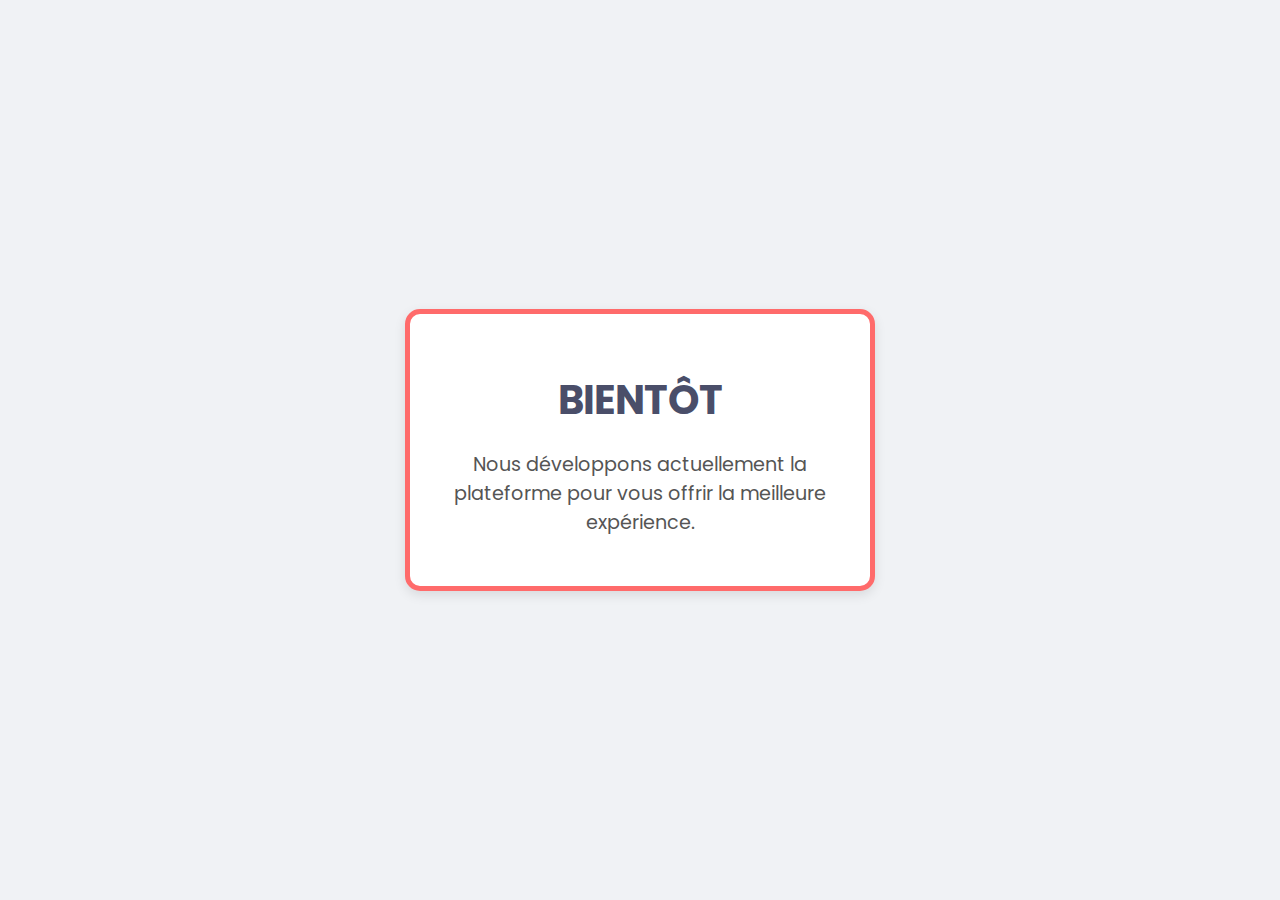
<file: index.html>
<!DOCTYPE html>
<html lang="fr">
<head>
    <meta charset="UTF-8">
    <meta name="viewport" content="width=device-width, initial-scale=1.0">
    <title>Kwami</title>
    <link rel="stylesheet" href="https://cdnjs.cloudflare.com/ajax/libs/font-awesome/6.0.0-beta3/css/all.min.css">
    <link href="https://fonts.googleapis.com/css2?family=Poppins:wght@400;600&display=swap" rel="stylesheet">
    <link rel="stylesheet" href="style.css">
</head>
<body>
    <div class="container">
        <div class="coming-soon-box">
            <h1>BIENTÔT</h1>
            <p>Nous développons actuellement la plateforme pour vous offrir la meilleure expérience.</p>
        </div>
    </div>
</body>
</html>
</file>
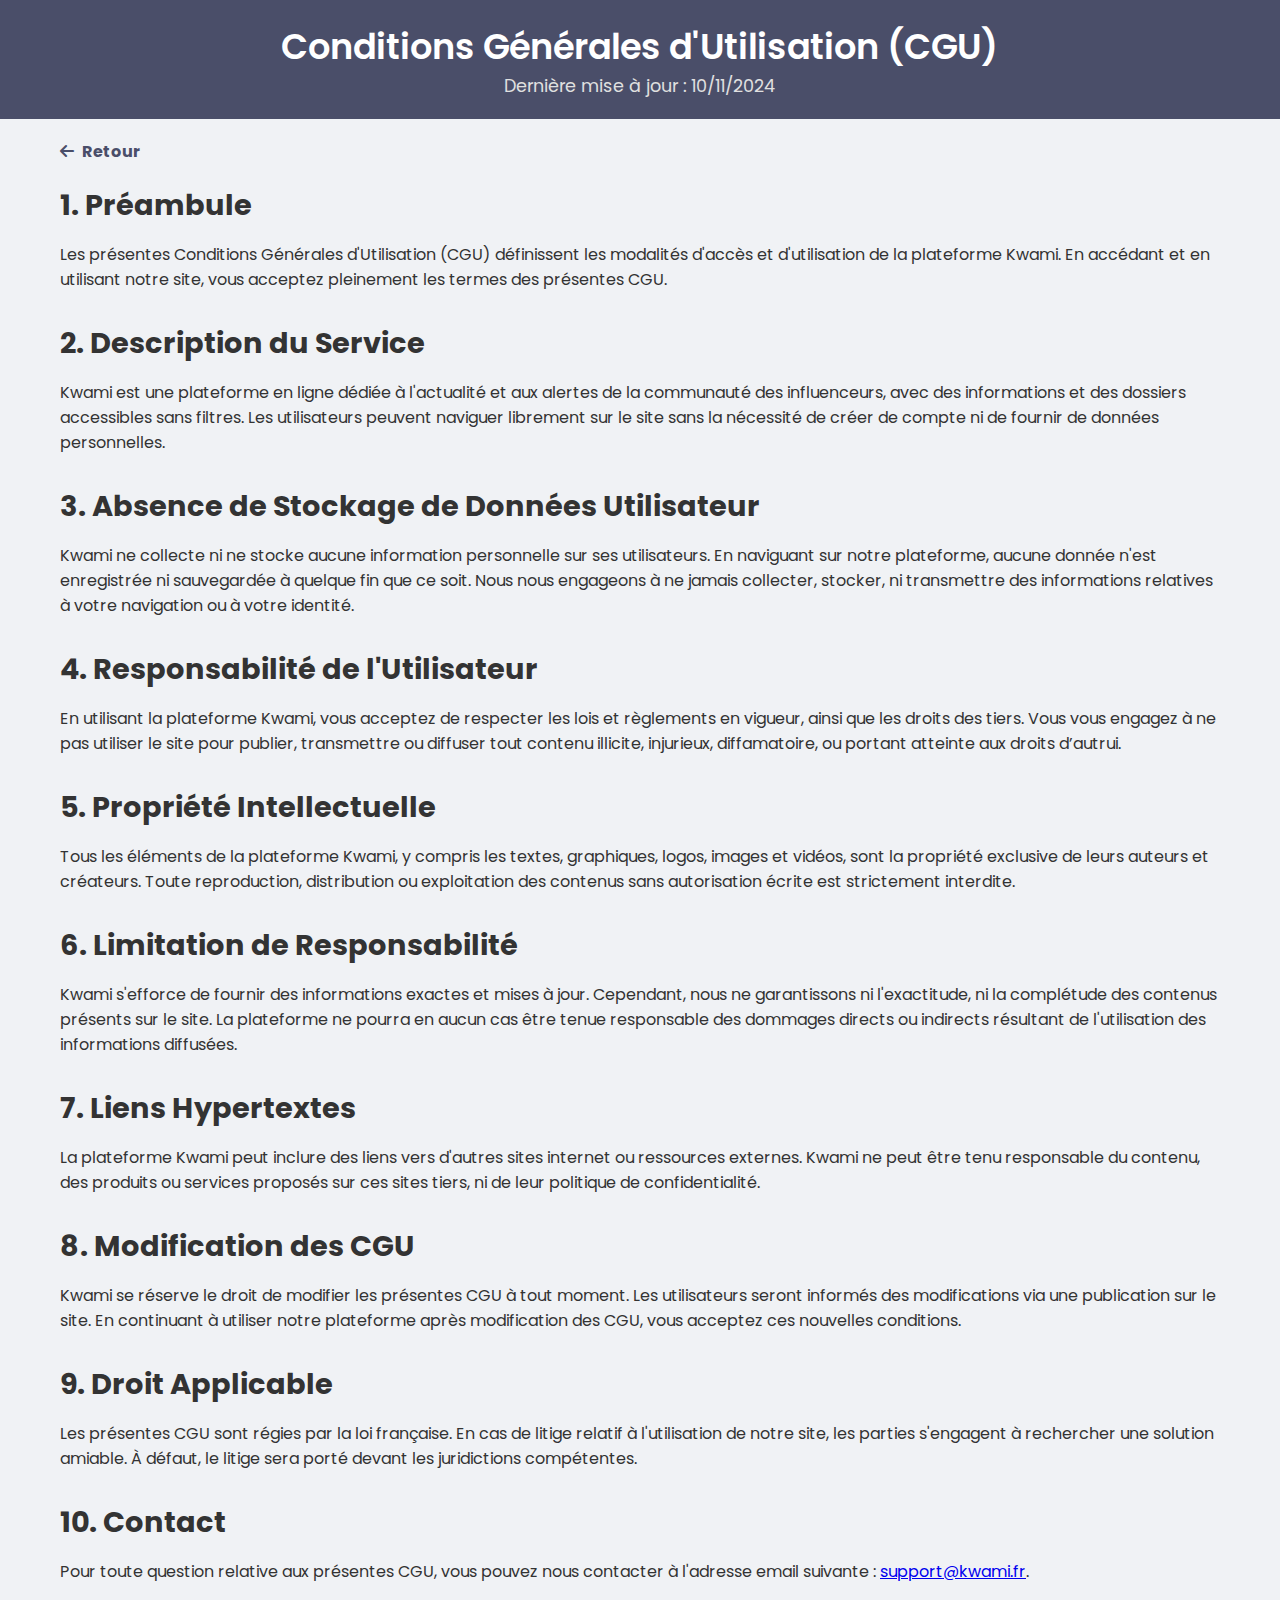
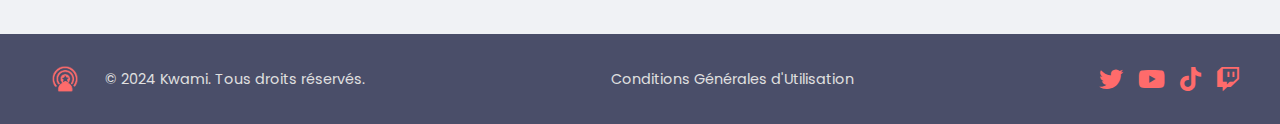
<file: cgu.html>
<!DOCTYPE html>
<html lang="fr">
<head>
    <meta charset="UTF-8">
    <meta name="viewport" content="width=device-width, initial-scale=1.0">
    <title>CGU - Kwami</title>
    <link rel="stylesheet" href="https://cdnjs.cloudflare.com/ajax/libs/font-awesome/6.0.0-beta3/css/all.min.css">
    <link href="https://fonts.googleapis.com/css2?family=Poppins:wght@400;600&display=swap" rel="stylesheet">
    <!--MANIFEST-->
    <link rel="manifest" href="manifest.json">
    <!--CSS-->
    <link rel="stylesheet" href="styles.css">
<!--META BDD-->
    <!-- Meta Tags pour Open Graph -->
    <meta property="og:title" content="Conditions Générales d'Utilisation - Kwami" />
    <meta property="og:image" content="https://kwami.fr/images/imp/meta-img.png" />
    <meta property="og:url" content="https://kwami.fr/cgu" />
    <meta property="og:type" content="website" />
    <!-- Twitter Card Tags -->
    <meta name="twitter:card" content="summary_large_image" />
    <meta name="twitter:title" content="Conditions Générales d'Utilisation" />
    <meta name="twitter:image" content="https://kwami.fr/images/imp/meta-img.png" />
    <!-- META BDD END -->
    <link rel="icon" href="images/imp/favicon.png" type="image/x-icon">
</head>
<body>
    <header>
        <h1>Conditions Générales d'Utilisation (CGU)</h1>
        <p>Dernière mise à jour : 10/11/2024</p>
    </header>

    <main>
        <a href="index.html" class="back-button"><i class="fas fa-arrow-left"></i> Retour</a>
        <section>
            <h2>1. Préambule</h2>
            <p>Les présentes Conditions Générales d'Utilisation (CGU) définissent les modalités d'accès et d'utilisation de la plateforme Kwami. En accédant et en utilisant notre site, vous acceptez pleinement les termes des présentes CGU.</p>
        </section>

        <section>
            <h2>2. Description du Service</h2>
            <p>Kwami est une plateforme en ligne dédiée à l'actualité et aux alertes de la communauté des influenceurs, avec des informations et des dossiers accessibles sans filtres. Les utilisateurs peuvent naviguer librement sur le site sans la nécessité de créer de compte ni de fournir de données personnelles.</p>
        </section>

        <section>
            <h2>3. Absence de Stockage de Données Utilisateur</h2>
            <p>Kwami ne collecte ni ne stocke aucune information personnelle sur ses utilisateurs. En naviguant sur notre plateforme, aucune donnée n'est enregistrée ni sauvegardée à quelque fin que ce soit. Nous nous engageons à ne jamais collecter, stocker, ni transmettre des informations relatives à votre navigation ou à votre identité.</p>
        </section>

        <section>
            <h2>4. Responsabilité de l'Utilisateur</h2>
            <p>En utilisant la plateforme Kwami, vous acceptez de respecter les lois et règlements en vigueur, ainsi que les droits des tiers. Vous vous engagez à ne pas utiliser le site pour publier, transmettre ou diffuser tout contenu illicite, injurieux, diffamatoire, ou portant atteinte aux droits d’autrui.</p>
        </section>

        <section>
            <h2>5. Propriété Intellectuelle</h2>
            <p>Tous les éléments de la plateforme Kwami, y compris les textes, graphiques, logos, images et vidéos, sont la propriété exclusive de leurs auteurs et créateurs. Toute reproduction, distribution ou exploitation des contenus sans autorisation écrite est strictement interdite.</p>
        </section>

        <section>
            <h2>6. Limitation de Responsabilité</h2>
            <p>Kwami s'efforce de fournir des informations exactes et mises à jour. Cependant, nous ne garantissons ni l'exactitude, ni la complétude des contenus présents sur le site. La plateforme ne pourra en aucun cas être tenue responsable des dommages directs ou indirects résultant de l'utilisation des informations diffusées.</p>
        </section>

        <section>
            <h2>7. Liens Hypertextes</h2>
            <p>La plateforme Kwami peut inclure des liens vers d'autres sites internet ou ressources externes. Kwami ne peut être tenu responsable du contenu, des produits ou services proposés sur ces sites tiers, ni de leur politique de confidentialité.</p>
        </section>

        <section>
            <h2>8. Modification des CGU</h2>
            <p>Kwami se réserve le droit de modifier les présentes CGU à tout moment. Les utilisateurs seront informés des modifications via une publication sur le site. En continuant à utiliser notre plateforme après modification des CGU, vous acceptez ces nouvelles conditions.</p>
        </section>

        <section>
            <h2>9. Droit Applicable</h2>
            <p>Les présentes CGU sont régies par la loi française. En cas de litige relatif à l'utilisation de notre site, les parties s'engagent à rechercher une solution amiable. À défaut, le litige sera porté devant les juridictions compétentes.</p>
        </section>

        <section>
            <h2>10. Contact</h2>
            <p>Pour toute question relative aux présentes CGU, vous pouvez nous contacter à l'adresse email suivante : <a href="mailto:support@kwami.fr">support@kwami.fr</a>.</p>
        </section>
    </main>

    <footer>
        <div class="footer-container">
            <!-- Logo et droits réservés -->
            <div class="footer-logo">
                <img src="images/imp/logo-no-bg.png" alt="Kwami Logo" />
                <p>&copy; 2024 Kwami. Tous droits réservés.</p>
            </div>
            
            <!-- Liens légaux -->
            <div class="footer-links">
                <a href="cgu.html">Conditions Générales d'Utilisation</a>
            </div>
            
            <!-- Icônes des réseaux sociaux -->
            <div class="footer-socials">
                <a href="https://x.com/kwamifr" target="_blank"><i class="fab fa-twitter"></i></a>
                <a href="https://youtube.com/@kwamiytb" target="_blank"><i class="fab fa-youtube"></i></a>
                <a href="https://tiktok.com/@kwamifr" target="_blank"><i class="fab fa-tiktok"></i></a>
                <a href="https://twitch.tv/kwamifr" target="_blank"><i class="fab fa-twitch"></i></a>
            </div>
        </div>
    </footer>
</body>
</html>
</file>
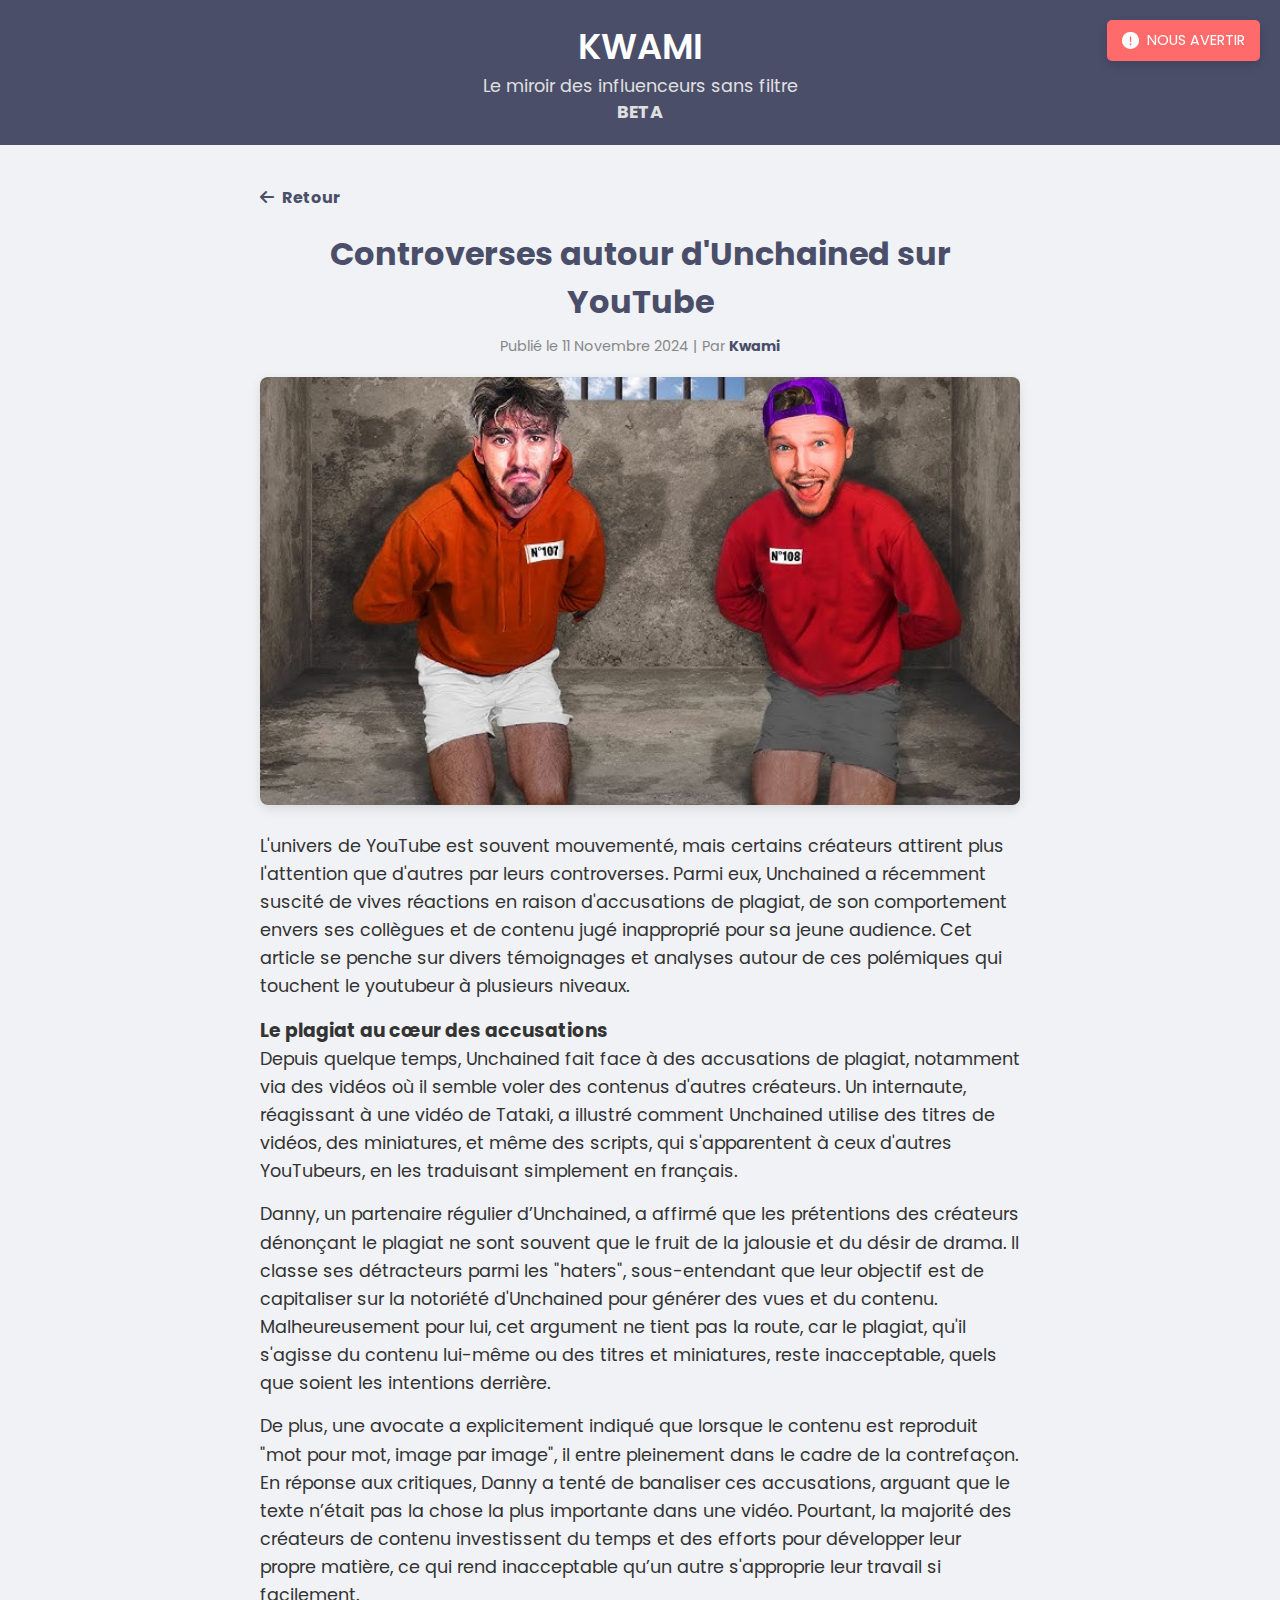
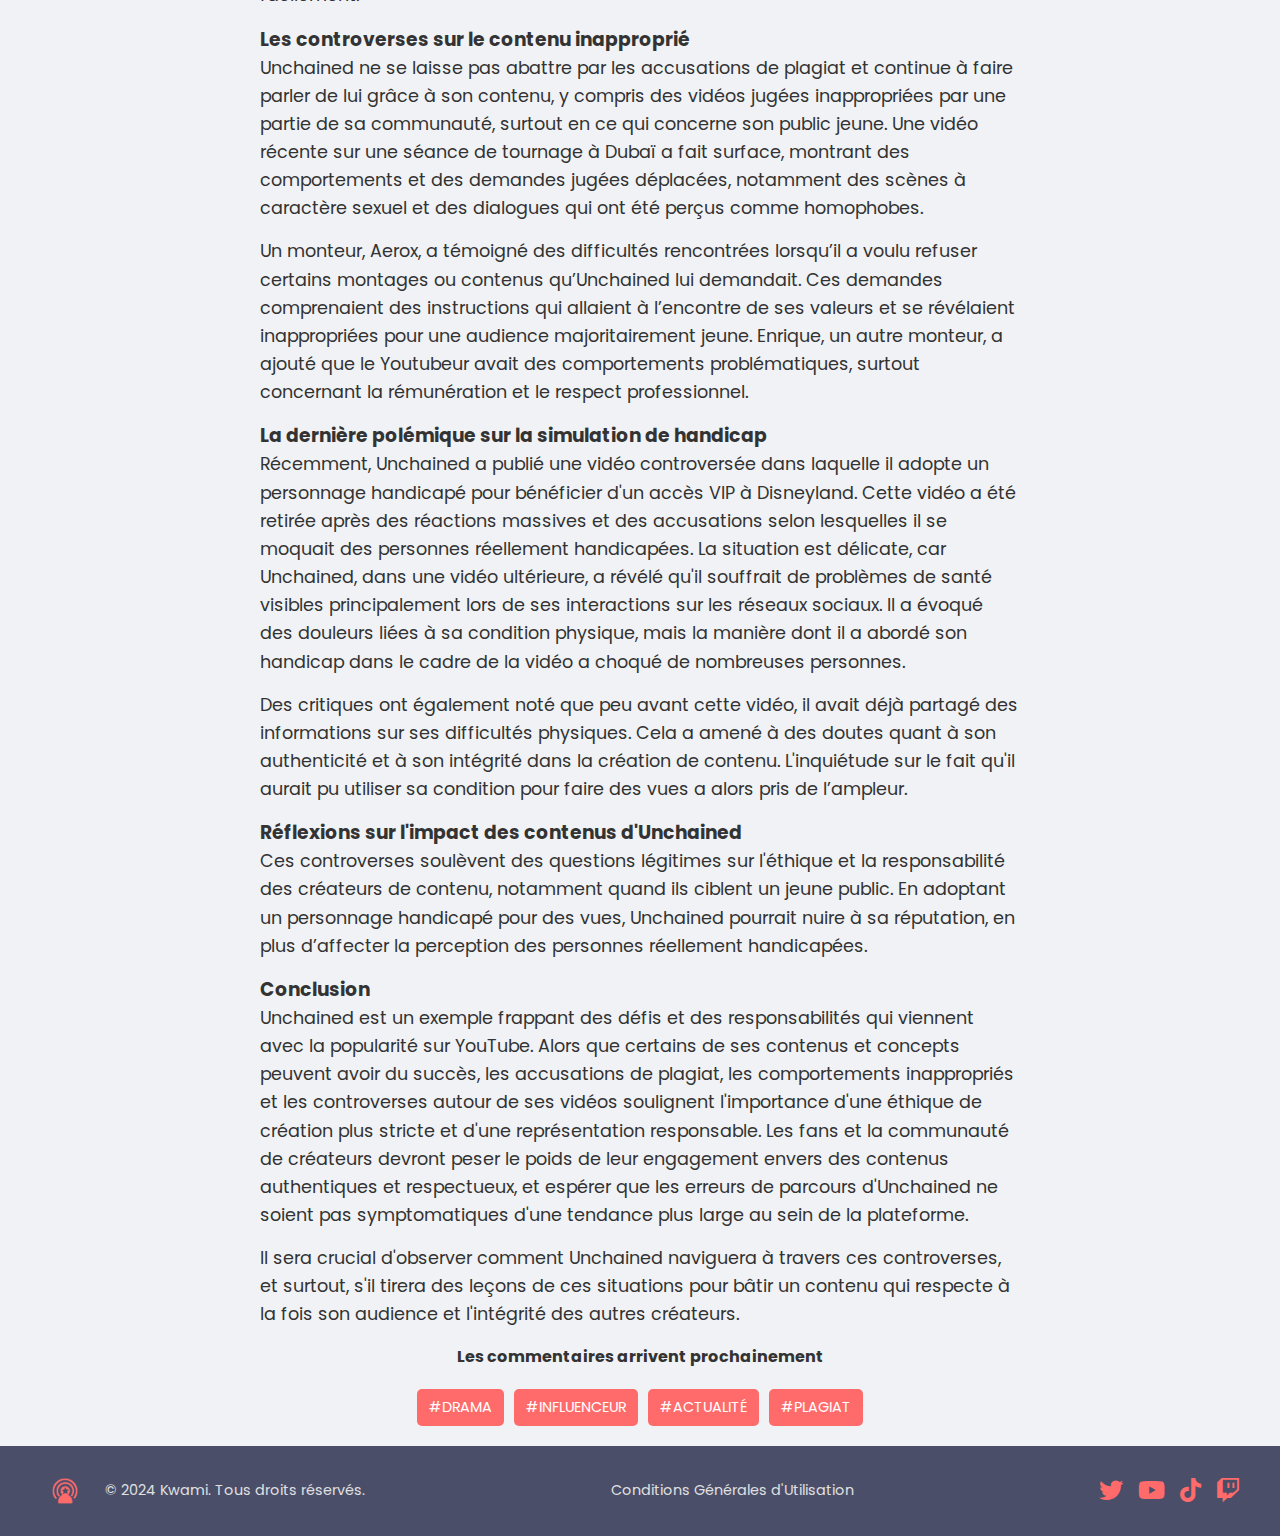
<file: drama/controverses-autour-d-unchained-sur-youtube.html>
<!DOCTYPE html>
<html lang="fr">
<head>
    <meta charset="UTF-8">
    <meta name="viewport" content="width=device-width, initial-scale=1.0">
    <title>Drama - Kwami</title>
    <link rel="stylesheet" href="https://cdnjs.cloudflare.com/ajax/libs/font-awesome/6.0.0-beta3/css/all.min.css">
    <link href="https://fonts.googleapis.com/css2?family=Poppins:wght@400;600&display=swap" rel="stylesheet">
    <!--MANIFEST-->
    <link rel="manifest" href="../manifest.json">
    <!--CSS-->
    <link rel="stylesheet" href="../styles.css">
<!--META BDD-->
    <!-- Meta Tags pour Open Graph -->
    <meta property="og:title" content="Controverses autour d'Unchained sur YouTube" />
    <meta property="og:description" content="Unchained, un créateur de contenu populaire, est au cœur de plusieurs polémiques liées au plagiat et à un contenu jugé inapproprié pour son jeune public. Cet article explore les témoignages et les enjeux éthiques de ces accusations" />
    <meta property="og:image" content="https://kwami.fr/drama/images/controverses-unchained.png" />
    <meta property="og:url" content="https://kwami.fr/drama/controverses-autour-d-unchained-sur-youtube" />
    <meta property="og:type" content="website" />
    <!-- Twitter Card Tags -->
    <meta name="twitter:card" content="summary_large_image" />
    <meta name="twitter:title" content="Controverses autour d'Unchained sur YouTube" />
    <meta name="twitter:description" content="Unchained, un créateur de contenu populaire, est au cœur de plusieurs polémiques liées au plagiat et à un contenu jugé inapproprié pour son jeune public. Cet article explore les témoignages et les enjeux éthiques de ces accusations" />
    <meta name="twitter:image" content="https://kwami.fr/drama/images/controverses-unchained.png" />
    <!-- META BDD END -->
    <link rel="icon" href="../images/imp/favicon.png" type="image/x-icon">
</head>


<body>
    <header>
        <h1>KWAMI</h1>
        <p>Le miroir des influenceurs sans filtre<br><b>BETA</b></p>

        <a href="https://forms.gle/qroUBEC3jaEHWSaY9" target="_blank" class="alert-button">
            <i class="fas fa-exclamation-circle"></i> NOUS AVERTIR
        </a>
    </header>

    <main class="article-container">
        <a href="../index.html" class="back-button"><i class="fas fa-arrow-left"></i> Retour</a>

        <article>
            <h2 class="article-title">Controverses autour d'Unchained sur YouTube</h2>
            <p class="article-meta">Publié le 11 Novembre 2024 | Par <span class="author">Kwami</span></p>

            <div class="article-image">
                <img src="images/controverses-unchained.png" alt="Image de l'Article">
            </div>

            <div class="article-content">
                <p>L'univers de YouTube est souvent mouvementé, mais certains créateurs attirent plus l'attention que d'autres par leurs controverses. Parmi eux, Unchained a récemment suscité de vives réactions en raison d'accusations de plagiat, de son comportement envers ses collègues et de contenu jugé inapproprié pour sa jeune audience. Cet article se penche sur divers témoignages et analyses autour de ces polémiques qui touchent le youtubeur à plusieurs niveaux.</p>

<h3>Le plagiat au cœur des accusations</h3>
<p>Depuis quelque temps, Unchained fait face à des accusations de plagiat, notamment via des vidéos où il semble voler des contenus d'autres créateurs. Un internaute, réagissant à une vidéo de Tataki, a illustré comment Unchained utilise des titres de vidéos, des miniatures, et même des scripts, qui s'apparentent à ceux d'autres YouTubeurs, en les traduisant simplement en français.</p>

<p>Danny, un partenaire régulier d’Unchained, a affirmé que les prétentions des créateurs dénonçant le plagiat ne sont souvent que le fruit de la jalousie et du désir de drama. Il classe ses détracteurs parmi les "haters", sous-entendant que leur objectif est de capitaliser sur la notoriété d'Unchained pour générer des vues et du contenu. Malheureusement pour lui, cet argument ne tient pas la route, car le plagiat, qu'il s'agisse du contenu lui-même ou des titres et miniatures, reste inacceptable, quels que soient les intentions derrière.</p>

<p>De plus, une avocate a explicitement indiqué que lorsque le contenu est reproduit "mot pour mot, image par image", il entre pleinement dans le cadre de la contrefaçon. En réponse aux critiques, Danny a tenté de banaliser ces accusations, arguant que le texte n’était pas la chose la plus importante dans une vidéo. Pourtant, la majorité des créateurs de contenu investissent du temps et des efforts pour développer leur propre matière, ce qui rend inacceptable qu’un autre s'approprie leur travail si facilement.</p>

<h3>Les controverses sur le contenu inapproprié</h3>
<p>Unchained ne se laisse pas abattre par les accusations de plagiat et continue à faire parler de lui grâce à son contenu, y compris des vidéos jugées inappropriées par une partie de sa communauté, surtout en ce qui concerne son public jeune. Une vidéo récente sur une séance de tournage à Dubaï a fait surface, montrant des comportements et des demandes jugées déplacées, notamment des scènes à caractère sexuel et des dialogues qui ont été perçus comme homophobes.</p>

<p>Un monteur, Aerox, a témoigné des difficultés rencontrées lorsqu’il a voulu refuser certains montages ou contenus qu’Unchained lui demandait. Ces demandes comprenaient des instructions qui allaient à l’encontre de ses valeurs et se révélaient inappropriées pour une audience majoritairement jeune. Enrique, un autre monteur, a ajouté que le Youtubeur avait des comportements problématiques, surtout concernant la rémunération et le respect professionnel.</p>

<h3>La dernière polémique sur la simulation de handicap</h3>
<p>Récemment, Unchained a publié une vidéo controversée dans laquelle il adopte un personnage handicapé pour bénéficier d'un accès VIP à Disneyland. Cette vidéo a été retirée après des réactions massives et des accusations selon lesquelles il se moquait des personnes réellement handicapées. La situation est délicate, car Unchained, dans une vidéo ultérieure, a révélé qu'il souffrait de problèmes de santé visibles principalement lors de ses interactions sur les réseaux sociaux. Il a évoqué des douleurs liées à sa condition physique, mais la manière dont il a abordé son handicap dans le cadre de la vidéo a choqué de nombreuses personnes.</p>

<p>Des critiques ont également noté que peu avant cette vidéo, il avait déjà partagé des informations sur ses difficultés physiques. Cela a amené à des doutes quant à son authenticité et à son intégrité dans la création de contenu. L'inquiétude sur le fait qu'il aurait pu utiliser sa condition pour faire des vues a alors pris de l’ampleur.</p>

<h3>Réflexions sur l'impact des contenus d'Unchained</h3>
<p>Ces controverses soulèvent des questions légitimes sur l'éthique et la responsabilité des créateurs de contenu, notamment quand ils ciblent un jeune public. En adoptant un personnage handicapé pour des vues, Unchained pourrait nuire à sa réputation, en plus d’affecter la perception des personnes réellement handicapées.</p>

<h3>Conclusion</h3>
<p>Unchained est un exemple frappant des défis et des responsabilités qui viennent avec la popularité sur YouTube. Alors que certains de ses contenus et concepts peuvent avoir du succès, les accusations de plagiat, les comportements inappropriés et les controverses autour de ses vidéos soulignent l'importance d'une éthique de création plus stricte et d'une représentation responsable. Les fans et la communauté de créateurs devront peser le poids de leur engagement envers des contenus authentiques et respectueux, et espérer que les erreurs de parcours d'Unchained ne soient pas symptomatiques d'une tendance plus large au sein de la plateforme.</p>

<p>Il sera crucial d'observer comment Unchained naviguera à travers ces controverses, et surtout, s'il tirera des leçons de ces situations pour bâtir un contenu qui respecte à la fois son audience et l'intégrité des autres créateurs.</p>
            </div>
            
            <center><p><b>Les commentaires arrivent prochainement</b></p></center>
            
            <div class="article-tags">
                <span class="tag">#drama</span>
                <span class="tag">#influenceur</span>
                <span class="tag">#actualité</span>
                <span class="tag">#plagiat</span>
            </div>
            
                       
        </article>
    </main>

    <footer>
        <div class="footer-container">
            <!-- Logo et droits réservés -->
            <div class="footer-logo">
                <img src="../images/imp/logo-no-bg.png" alt="Kwami Logo" />
                <p>&copy; 2024 Kwami. Tous droits réservés.</p>
            </div>
            
            <!-- Liens légaux -->
            <div class="footer-links">
                <a href="../cgu.html">Conditions Générales d'Utilisation</a>
            </div>
            
            <!-- Icônes des réseaux sociaux -->
            <div class="footer-socials">
                <a href="https://x.com/kwamifr" target="_blank"><i class="fab fa-twitter"></i></a>
                <a href="https://youtube.com/@kwamiytb" target="_blank"><i class="fab fa-youtube"></i></a>
                <a href="https://tiktok.com/@kwamifr" target="_blank"><i class="fab fa-tiktok"></i></a>
                <a href="https://twitch.tv/kwamifr" target="_blank"><i class="fab fa-twitch"></i></a>
            </div>
        </div>
    </footer>
</body>
</html>
</file>
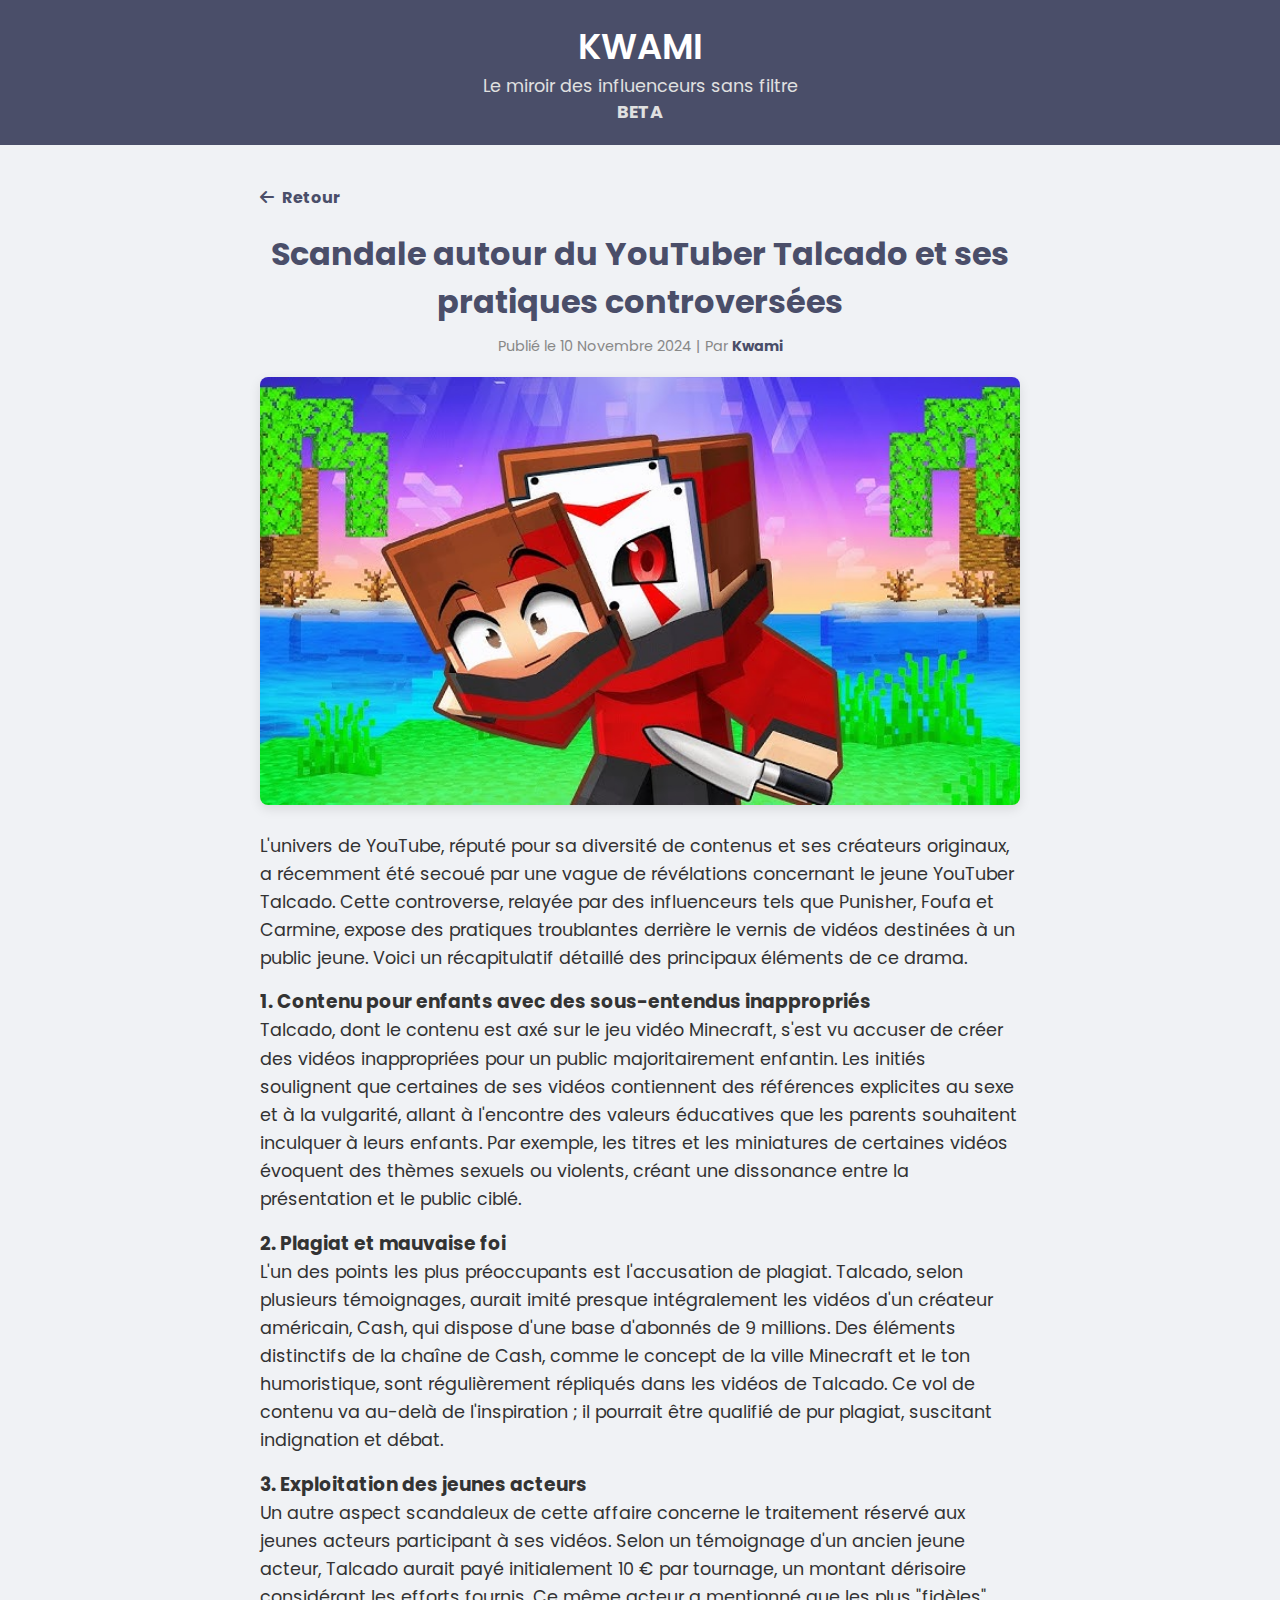
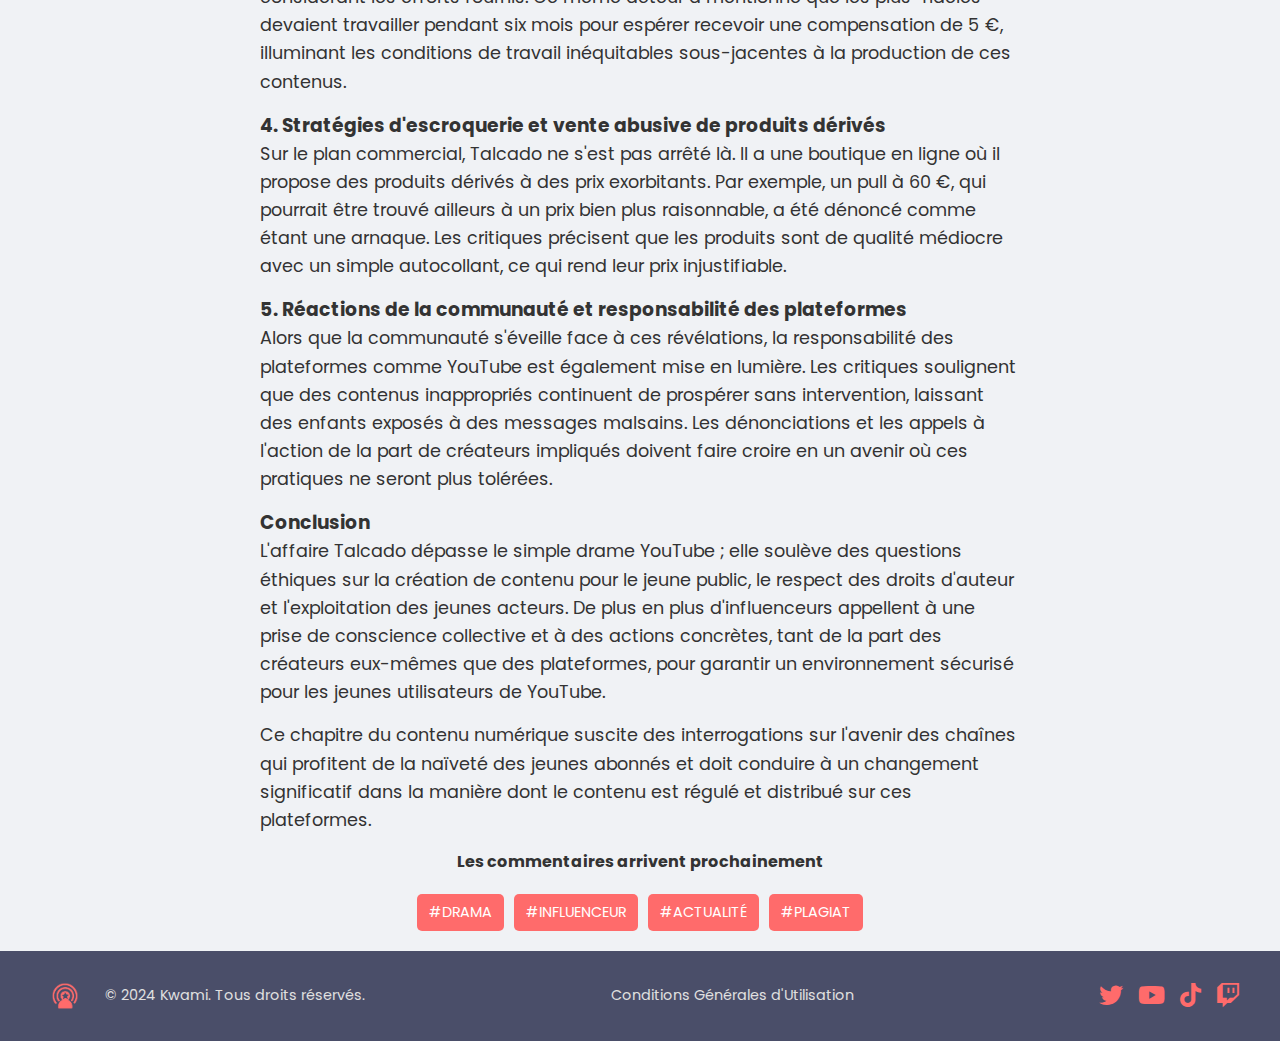
<file: drama/scandale-autour-du-youtuber-talcado-et-ses-pratiques-controversees.html>
<!DOCTYPE html>
<html lang="fr">
<head>
    <meta charset="UTF-8">
    <meta name="viewport" content="width=device-width, initial-scale=1.0">
    <title>Drama - Kwami</title>
    <link rel="stylesheet" href="https://cdnjs.cloudflare.com/ajax/libs/font-awesome/6.0.0-beta3/css/all.min.css">
    <link href="https://fonts.googleapis.com/css2?family=Poppins:wght@400;600&display=swap" rel="stylesheet">
    <!--MANIFEST-->
    <link rel="manifest" href="../manifest.json">
    <!--CSS-->
    <link rel="stylesheet" href="../styles.css">
<!--META BDD-->
    <!-- Meta Tags pour Open Graph -->
    <meta property="og:title" content="Scandale autour du YouTuber Talcado et ses pratiques controversées" />
    <meta property="og:description" content="Le tumulte autour de Talcado révèle des accusations de plagiat et d'exploitation, suscitant l'indignation dans la communauté des créateurs" />
    <meta property="og:image" content="https://kwami.fr/drama/images/affaire-talcado.png" />
    <meta property="og:url" content="https://kwami.fr/drama/scandale-autour-du-youtuber-talcado-et-ses-pratiques-controversees" />
    <meta property="og:type" content="website" />
    <!-- Twitter Card Tags -->
    <meta name="twitter:card" content="summary_large_image" />
    <meta name="twitter:title" content="Scandale autour du YouTuber Talcado et ses pratiques controversées" />
    <meta name="twitter:description" content="Le tumulte autour de Talcado révèle des accusations de plagiat et d'exploitation, suscitant l'indignation dans la communauté des créateurs" />
    <meta name="twitter:image" content="https://kwami.fr/drama/images/affaire-talcado.png" />
    <!-- META BDD END -->
    <link rel="icon" href="../images/imp/favicon.png" type="image/x-icon">
</head>


<body>
    <header>
        <h1>KWAMI</h1>
        <p>Le miroir des influenceurs sans filtre<br><b>BETA</b></p>
    </header>

    <main class="article-container">
        <a href="../index.html" class="back-button"><i class="fas fa-arrow-left"></i> Retour</a>

        <article>
            <h2 class="article-title">Scandale autour du YouTuber Talcado et ses pratiques controversées</h2>
            <p class="article-meta">Publié le 10 Novembre 2024 | Par <span class="author">Kwami</span></p>

            <div class="article-image">
                <img src="images/affaire-talcado.png" alt="Image de l'Article">
            </div>

            <div class="article-content">
                <p>L'univers de YouTube, réputé pour sa diversité de contenus et ses créateurs originaux, a récemment été secoué par une vague de révélations concernant le jeune YouTuber Talcado. Cette controverse, relayée par des influenceurs tels que Punisher, Foufa et Carmine, expose des pratiques troublantes derrière le vernis de vidéos destinées à un public jeune. Voici un récapitulatif détaillé des principaux éléments de ce drama.</p>
                
                <h3>1. Contenu pour enfants avec des sous-entendus inappropriés</h3>
                <p>Talcado, dont le contenu est axé sur le jeu vidéo Minecraft, s'est vu accuser de créer des vidéos inappropriées pour un public majoritairement enfantin. Les initiés soulignent que certaines de ses vidéos contiennent des références explicites au sexe et à la vulgarité, allant à l'encontre des valeurs éducatives que les parents souhaitent inculquer à leurs enfants. Par exemple, les titres et les miniatures de certaines vidéos évoquent des thèmes sexuels ou violents, créant une dissonance entre la présentation et le public ciblé.</p>
                
                <h3>2. Plagiat et mauvaise foi</h3>
                <p>L'un des points les plus préoccupants est l'accusation de plagiat. Talcado, selon plusieurs témoignages, aurait imité presque intégralement les vidéos d'un créateur américain, Cash, qui dispose d'une base d'abonnés de 9 millions. Des éléments distinctifs de la chaîne de Cash, comme le concept de la ville Minecraft et le ton humoristique, sont régulièrement répliqués dans les vidéos de Talcado. Ce vol de contenu va au-delà de l'inspiration ; il pourrait être qualifié de pur plagiat, suscitant indignation et débat.</p>
            
                <h3>3. Exploitation des jeunes acteurs</h3>
                <p>Un autre aspect scandaleux de cette affaire concerne le traitement réservé aux jeunes acteurs participant à ses vidéos. Selon un témoignage d'un ancien jeune acteur, Talcado aurait payé initialement 10 € par tournage, un montant dérisoire considérant les efforts fournis. Ce même acteur a mentionné que les plus "fidèles" devaient travailler pendant six mois pour espérer recevoir une compensation de 5 €, illuminant les conditions de travail inéquitables sous-jacentes à la production de ces contenus.</p>
                
                <h3>4. Stratégies d'escroquerie et vente abusive de produits dérivés</h3>
                <p>Sur le plan commercial, Talcado ne s'est pas arrêté là. Il a une boutique en ligne où il propose des produits dérivés à des prix exorbitants. Par exemple, un pull à 60 €, qui pourrait être trouvé ailleurs à un prix bien plus raisonnable, a été dénoncé comme étant une arnaque. Les critiques précisent que les produits sont de qualité médiocre avec un simple autocollant, ce qui rend leur prix injustifiable.</p>
            
                <h3>5. Réactions de la communauté et responsabilité des plateformes</h3>
                <p>Alors que la communauté s'éveille face à ces révélations, la responsabilité des plateformes comme YouTube est également mise en lumière. Les critiques soulignent que des contenus inappropriés continuent de prospérer sans intervention, laissant des enfants exposés à des messages malsains. Les dénonciations et les appels à l'action de la part de créateurs impliqués doivent faire croire en un avenir où ces pratiques ne seront plus tolérées.</p>
                
                <h3>Conclusion</h3>
                <p>L'affaire Talcado dépasse le simple drame YouTube ; elle soulève des questions éthiques sur la création de contenu pour le jeune public, le respect des droits d'auteur et l'exploitation des jeunes acteurs. De plus en plus d'influenceurs appellent à une prise de conscience collective et à des actions concrètes, tant de la part des créateurs eux-mêmes que des plateformes, pour garantir un environnement sécurisé pour les jeunes utilisateurs de YouTube.</p>
                
                <p>Ce chapitre du contenu numérique suscite des interrogations sur l'avenir des chaînes qui profitent de la naïveté des jeunes abonnés et doit conduire à un changement significatif dans la manière dont le contenu est régulé et distribué sur ces plateformes.</p>
            </div>
            
            <center><p><b>Les commentaires arrivent prochainement</b></p></center>
            
            <div class="article-tags">
                <span class="tag">#drama</span>
                <span class="tag">#influenceur</span>
                <span class="tag">#actualité</span>
                <span class="tag">#plagiat</span>
            </div>
            
                       
        </article>
    </main>

    <footer>
        <div class="footer-container">
            <!-- Logo et droits réservés -->
            <div class="footer-logo">
                <img src="../images/imp/logo-no-bg.png" alt="Kwami Logo" />
                <p>&copy; 2024 Kwami. Tous droits réservés.</p>
            </div>
            
            <!-- Liens légaux -->
            <div class="footer-links">
                <a href="../cgu.html">Conditions Générales d'Utilisation</a>
            </div>
            
            <!-- Icônes des réseaux sociaux -->
            <div class="footer-socials">
                <a href="https://x.com/kwamifr" target="_blank"><i class="fab fa-twitter"></i></a>
                <a href="https://youtube.com/@kwamiytb" target="_blank"><i class="fab fa-youtube"></i></a>
                <a href="https://tiktok.com/@kwamifr" target="_blank"><i class="fab fa-tiktok"></i></a>
                <a href="https://twitch.tv/kwamifr" target="_blank"><i class="fab fa-twitch"></i></a>
            </div>
        </div>
    </footer>
</body>
</html>
</file>
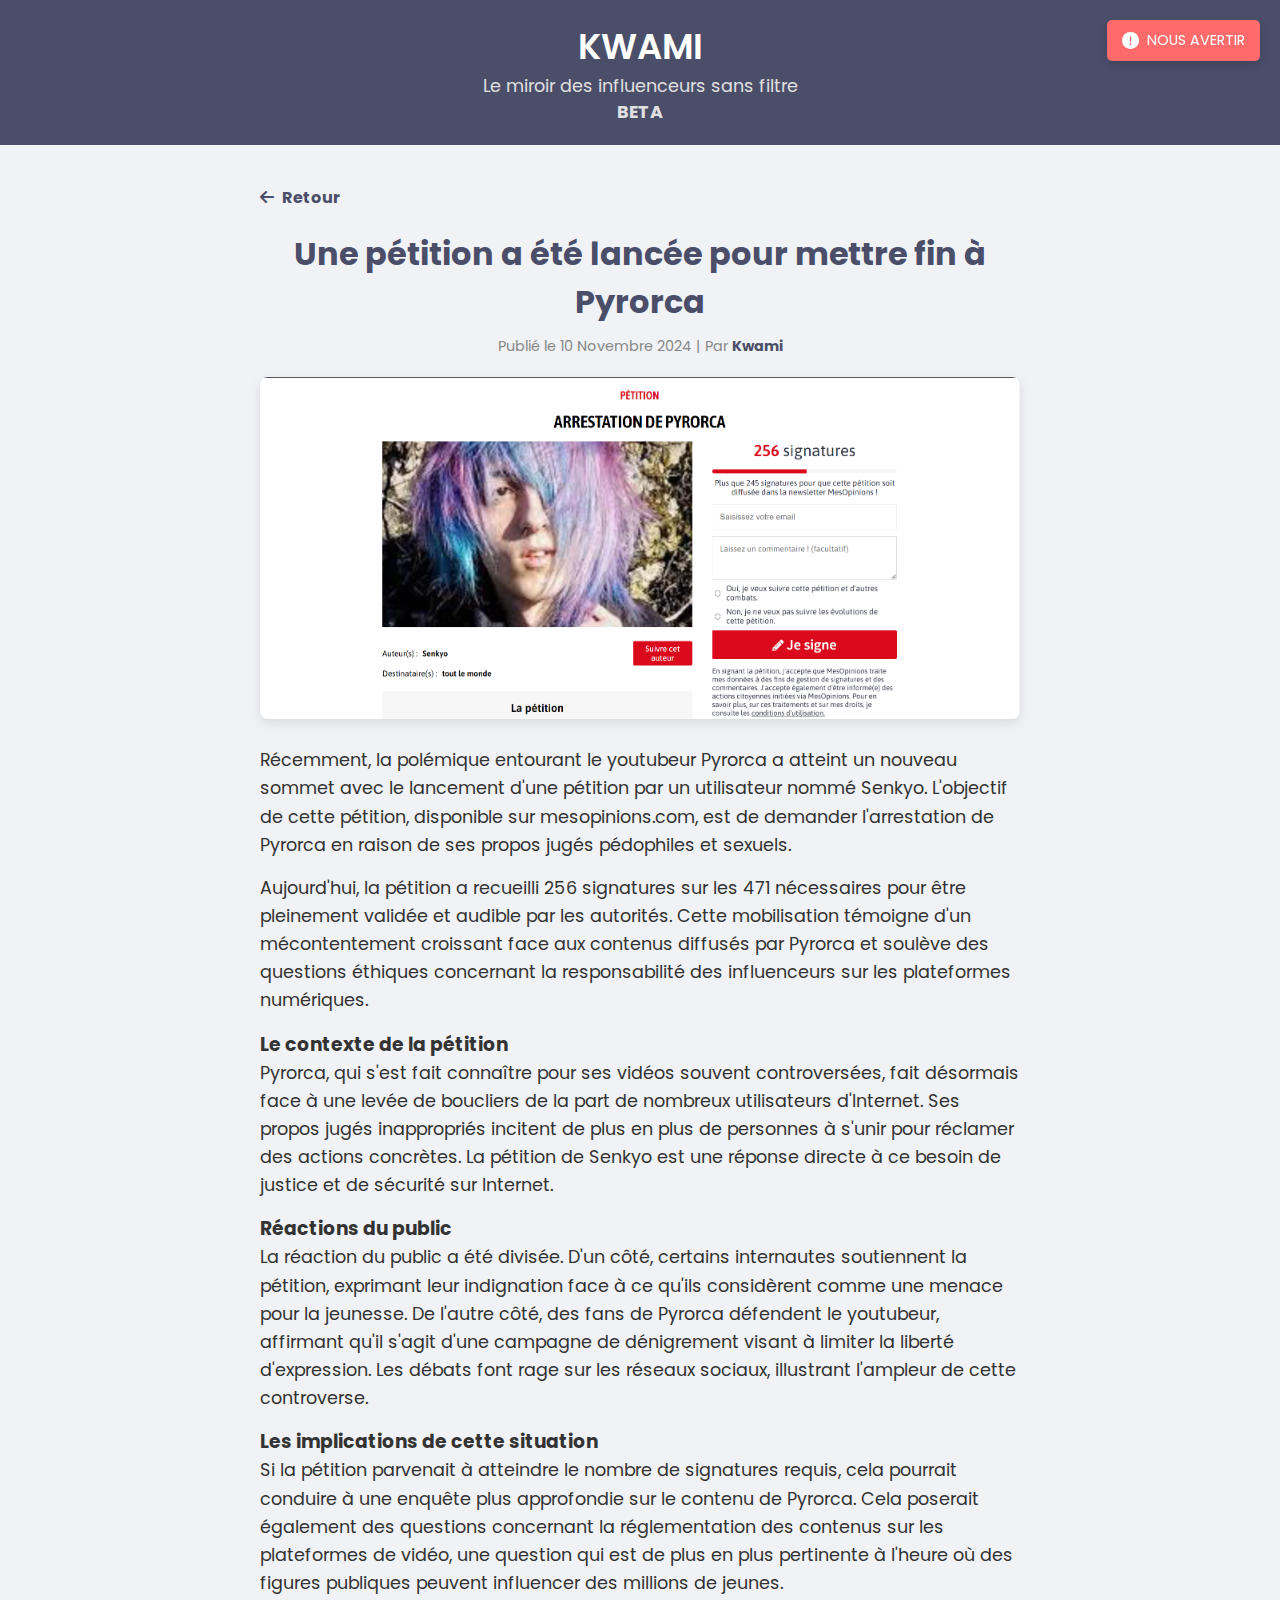
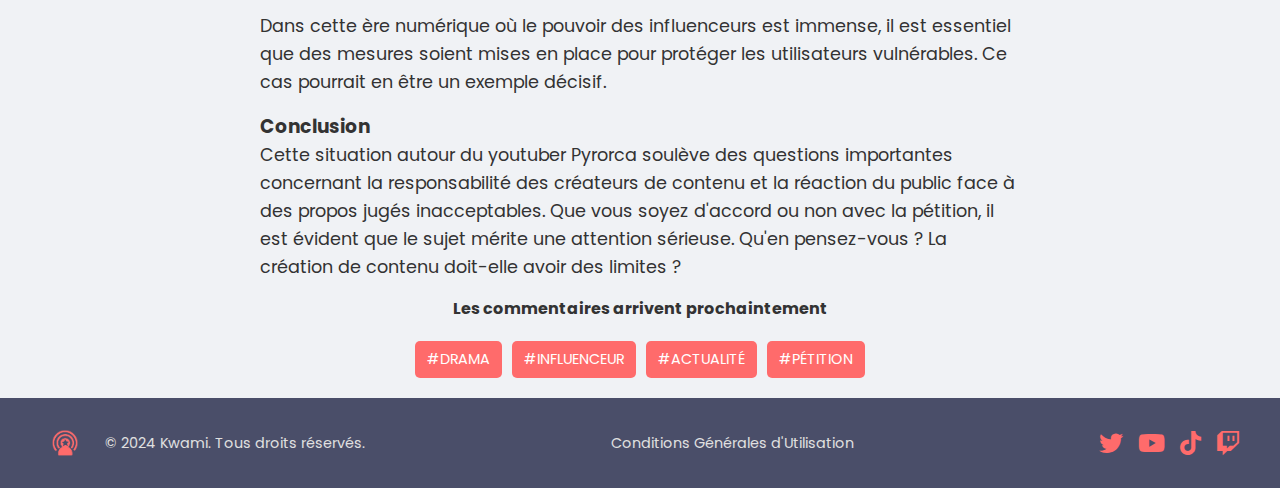
<file: drama/une-petition-a-ete-lancee-pour-mettre-fin-a-pyrorca.html>
<!DOCTYPE html>
<html lang="fr">
<head>
    <meta charset="UTF-8">
    <meta name="viewport" content="width=device-width, initial-scale=1.0">
    <title>Drama - Kwami</title>
    <link rel="stylesheet" href="https://cdnjs.cloudflare.com/ajax/libs/font-awesome/6.0.0-beta3/css/all.min.css">
    <link href="https://fonts.googleapis.com/css2?family=Poppins:wght@400;600&display=swap" rel="stylesheet">
    <!--MANIFEST-->
    <link rel="manifest" href="../manifest.json">
    <!--CSS-->
    <link rel="stylesheet" href="../styles.css">
<!--META BDD-->
    <!-- Meta Tags pour Open Graph -->
    <meta property="og:title" content="Une pétition a été lancée pour mettre fin à Pyrorca" />
    <meta property="og:description" content="Un utilisateur à lancé une pétition pour mettre Pyrorca en prison" />
    <meta property="og:image" content="https://kwami.fr/drama/images/petition-pyrorca.png" />
    <meta property="og:url" content="https://kwami.fr/drama/une-petition-a-ete-lancee-pour-mettre-fin-a-pyrorca" />
    <meta property="og:type" content="website" />
    <!-- Twitter Card Tags -->
    <meta name="twitter:card" content="summary_large_image" />
    <meta name="twitter:title" content="Une pétition a été lancée pour mettre fin à Pyrorca" />
    <meta name="twitter:description" content="Un utilisateur à lancé une pétition pour mettre Pyrorca en prison" />
    <meta name="twitter:image" content="https://kwami.fr/drama/images/petition-pyrorca.png" />
    <!-- META BDD END -->
    <link rel="icon" href="../images/imp/favicon.png" type="image/x-icon">
</head>


<body>
    <header>
        <h1>KWAMI</h1>
        <p>Le miroir des influenceurs sans filtre<br><b>BETA</b></p>

        <a href="https://forms.gle/qroUBEC3jaEHWSaY9" target="_blank" class="alert-button">
            <i class="fas fa-exclamation-circle"></i> NOUS AVERTIR
        </a>
    </header>

    <main class="article-container">
        <a href="../index.html" class="back-button"><i class="fas fa-arrow-left"></i> Retour</a>

        <article>
            <h2 class="article-title">Une pétition a été lancée pour mettre fin à Pyrorca</h2>
            <p class="article-meta">Publié le 10 Novembre 2024 | Par <span class="author">Kwami</span></p>

            <div class="article-image">
                <img src="images/petition-pyrorca.png" alt="Image de l'Article">
            </div>

            <div class="article-content">
                <p>Récemment, la polémique entourant le youtubeur Pyrorca a atteint un nouveau sommet avec le lancement d'une pétition par un utilisateur nommé Senkyo. L'objectif de cette pétition, disponible sur mesopinions.com, est de demander l'arrestation de Pyrorca en raison de ses propos jugés pédophiles et sexuels.</p>
                
                <p>Aujourd'hui, la pétition a recueilli 256 signatures sur les 471 nécessaires pour être pleinement validée et audible par les autorités. Cette mobilisation témoigne d'un mécontentement croissant face aux contenus diffusés par Pyrorca et soulève des questions éthiques concernant la responsabilité des influenceurs sur les plateformes numériques.</p>
                
                <h3>Le contexte de la pétition</h3>
                <p>Pyrorca, qui s'est fait connaître pour ses vidéos souvent controversées, fait désormais face à une levée de boucliers de la part de nombreux utilisateurs d'Internet. Ses propos jugés inappropriés incitent de plus en plus de personnes à s'unir pour réclamer des actions concrètes. La pétition de Senkyo est une réponse directe à ce besoin de justice et de sécurité sur Internet.</p>
                
                <h3>Réactions du public</h3>
                <p>La réaction du public a été divisée. D'un côté, certains internautes soutiennent la pétition, exprimant leur indignation face à ce qu'ils considèrent comme une menace pour la jeunesse. De l'autre côté, des fans de Pyrorca défendent le youtubeur, affirmant qu'il s'agit d'une campagne de dénigrement visant à limiter la liberté d'expression. Les débats font rage sur les réseaux sociaux, illustrant l'ampleur de cette controverse.</p>
                
                <h3>Les implications de cette situation</h3>
                <p>Si la pétition parvenait à atteindre le nombre de signatures requis, cela pourrait conduire à une enquête plus approfondie sur le contenu de Pyrorca. Cela poserait également des questions concernant la réglementation des contenus sur les plateformes de vidéo, une question qui est de plus en plus pertinente à l'heure où des figures publiques peuvent influencer des millions de jeunes.</p>
                
                <p>Dans cette ère numérique où le pouvoir des influenceurs est immense, il est essentiel que des mesures soient mises en place pour protéger les utilisateurs vulnérables. Ce cas pourrait en être un exemple décisif.</p>
                
                <h3>Conclusion</h3>
                <p>Cette situation autour du youtuber Pyrorca soulève des questions importantes concernant la responsabilité des créateurs de contenu et la réaction du public face à des propos jugés inacceptables. Que vous soyez d'accord ou non avec la pétition, il est évident que le sujet mérite une attention sérieuse. Qu'en pensez-vous ? La création de contenu doit-elle avoir des limites ?</p>
            </div>
            <center><p><b>Les commentaires arrivent prochaintement</b></p></center>
            
            <div class="article-tags">
                <span class="tag">#drama</span>
                <span class="tag">#influenceur</span>
                <span class="tag">#actualité</span>
                <span class="tag">#pétition</span>
            </div>
                       
        </article>
    </main>

    <footer>
        <div class="footer-container">
            <!-- Logo et droits réservés -->
            <div class="footer-logo">
                <img src="../images/imp/logo-no-bg.png" alt="Kwami Logo" />
                <p>&copy; 2024 Kwami. Tous droits réservés.</p>
            </div>
            
            <!-- Liens légaux -->
            <div class="footer-links">
                <a href="../cgu.html">Conditions Générales d'Utilisation</a>
            </div>
            
            <!-- Icônes des réseaux sociaux -->
            <div class="footer-socials">
                <a href="https://x.com/kwamifr" target="_blank"><i class="fab fa-twitter"></i></a>
                <a href="https://youtube.com/@kwamiytb" target="_blank"><i class="fab fa-youtube"></i></a>
                <a href="https://tiktok.com/@kwamifr" target="_blank"><i class="fab fa-tiktok"></i></a>
                <a href="https://twitch.tv/kwamifr" target="_blank"><i class="fab fa-twitch"></i></a>
            </div>
        </div>
    </footer>
</body>
</html>
</file>
<file: style.css>
body {
    display: flex;
    align-items: center;
    justify-content: center;
    min-height: 100vh;
    background-color: #f0f2f5;
    font-family: 'Poppins', sans-serif;
    margin: 0;
}

.container {
    display: flex;
    align-items: center;
    justify-content: center;
    width: 100%;
}

.coming-soon-box {
    background-color: #ffffff;
    padding: 30px;
    border-radius: 15px;
    box-shadow: 0px 4px 12px rgba(0, 0, 0, 0.1);
    text-align: center;
    max-width: 400px;
    position: relative;
    border: 5px solid #ff6b6b; /* Rose border around the box */
}

.coming-soon-box h1 {
    font-size: 2.5em;
    color: #4a4e69;
    margin-bottom: 0.5em;
}

.coming-soon-box p {
    font-size: 1.2em;
    color: #555;
}
</file>
<file: styles.css>
/* Global Styles */
* {
    margin: 0;
    padding: 0;
    box-sizing: border-box;
}

body {
    font-family: 'Poppins', sans-serif;
    background-color: #f0f2f5;
    color: #333;
    display: flex;
    flex-direction: column;
    align-items: center;
}

/* Header */
header {
    text-align: center;
    padding: 20px;
    background-color: #4a4e69;
    color: #fff;
    width: 100%;
}

header h1 {
    font-size: 2.2em;
    font-weight: 600;
}

header h1 i {
    color: #ff6b6b;
}

header p {
    font-size: 1.1em;
    color: #e0e0e0;
}

/* Search Bar */
#search {
    padding: 10px;
    width: 80%;
    max-width: 400px;
    border-radius: 5px;
    border: none;
    margin-top: 10px;
}

/* Main Sections (Homepage) */
main {
    padding: 20px;
    max-width: 1200px;
    width: 100%;
}

section {
    margin-bottom: 30px;
}

section h2 {
    font-size: 1.8em;
    color: #333;
    margin-bottom: 15px;
    display: flex;
    align-items: center;
}

section h2 i {
    margin-right: 10px;
    color: #ff6b6b;
}

/* Grid Layout */
.grid {
    display: grid;
    gap: 20px;
    grid-template-columns: repeat(auto-fill, minmax(250px, 1fr));
    width: 100%;
    max-width: 1200px; /* Limits the grid width for a consistent layout */
}

.grid a {
    text-decoration: none;
    color: inherit;
}

.grid a.card {
    display: block;
    background-color: #ffffff;
    border-radius: 10px;
    box-shadow: 0px 4px 12px rgba(0, 0, 0, 0.1);
    text-align: center;
    overflow: hidden;
    transition: transform 0.3s, box-shadow 0.3s;
    max-width: 300px; /* Fixes each card width */
    margin: 0 auto; /* Centers the card if only one is present */
}

.grid a.card:hover {
    transform: scale(1.05);
    box-shadow: 0px 6px 15px rgba(0, 0, 0, 0.15);
}

.card img {
    width: 100%;
    height: 150px;
    object-fit: cover;
}

.card h3 {
    font-size: 1.2em;
    margin: 10px 0;
    color: #4a4e69;
}

.card p {
    font-size: 0.9em;
    color: #555;
    padding: 0 15px 15px;
}

/* Article Page */
.article-container {
    padding: 20px;
    max-width: 800px;
    width: 100%;
    margin-top: 20px;
}

.back-button {
    display: inline-block;
    margin-bottom: 20px;
    text-decoration: none;
    color: #4a4e69;
    font-size: 1em;
    font-weight: bold;
    transition: color 0.3s;
}

.back-button i {
    margin-right: 5px;
}

.back-button:hover {
    color: #ff6b6b;
}

.article-title {
    font-size: 2em;
    color: #4a4e69;
    margin-bottom: 10px;
    text-align: center;
}

.article-meta {
    font-size: 0.9em;
    color: #888;
    text-align: center;
    margin-bottom: 20px;
}

.article-meta .author {
    font-weight: bold;
    color: #4a4e69;
}

.article-image img {
    width: 100%;
    height: auto;
    border-radius: 8px;
    box-shadow: 0px 4px 12px rgba(0, 0, 0, 0.1);
    margin-bottom: 20px;
}

.article-content p {
    font-size: 1.1em;
    color: #333;
    line-height: 1.6em;
    margin-bottom: 15px;
}

.article-tags {
    display: flex;
    flex-wrap: wrap;
    gap: 10px;
    margin-top: 20px;
    justify-content: center;
}

.tag {
    background-color: #ff6b6b;
    color: #fff;
    padding: 8px 12px;
    border-radius: 5px;
    font-size: 0.9em;
    text-transform: uppercase;
}

/* Responsive Design */
@media (max-width: 768px) {
    header h1 {
        font-size: 1.8em;
    }
    header p {
        font-size: 1em;
    }
    #search {
        width: 90%;
    }
    section h2 {
        font-size: 1.5em;
    }
    .card h3 {
        font-size: 1.1em;
    }
    .card p {
        font-size: 0.85em;
    }
    .article-title {
        font-size: 1.8em;
    }
    .article-content p {
        font-size: 1em;
    }
}

@media (max-width: 480px) {
    header h1 {
        font-size: 1.5em;
    }
    #search {
        width: 95%;
    }
    section h2 {
        font-size: 1.3em;
    }
    .article-title {
        font-size: 1.6em;
    }
    .article-content p {
        font-size: 0.9em;
    }
    .card img {
        height: 120px;
    }
    .card h3 {
        font-size: 1em;
    }
    .card p {
        font-size: 0.8em;
    }
}

/**Footer**/
/* Footer Styles */
html, body {
    height: 100%; /* Assurez-vous que le corps prend toute la hauteur */
    margin: 0; /* Retirez les marges par défaut */
}

body {
    display: flex;
    flex-direction: column; /* Pour mettre le contenu et le footer en colonne */
}

.content {
    flex: 1; /* Permet au contenu de prendre tout l'espace disponible */
}

footer {
    background-color: #4a4e69;
    color: #ffffff;
    padding: 20px;
    width: 100%;
    display: flex;
    justify-content: center;
}

.footer-container {
    display: flex;
    flex-wrap: wrap;
    justify-content: space-between;
    align-items: center;
    max-width: 1200px;
    width: 100%;
}

.footer-logo {
    display: flex;
    align-items: center;
    gap: 15px;
}

.footer-logo img {
    width: 50px;
    height: 50px;
}

.footer-logo p {
    font-size: 0.9em;
    color: #e0e0e0;
}

.footer-links {
    display: flex;
    flex-direction: column;
    gap: 10px;
    text-align: center;
}

.footer-links a {
    color: #e0e0e0;
    font-size: 0.9em;
    text-decoration: none;
    transition: color 0.3s;
}

.footer-links a:hover {
    color: #ff6b6b;
}

.footer-socials {
    display: flex;
    gap: 15px;
}

.footer-socials a {
    color: #ff6b6b;
    font-size: 1.5em;
    transition: color 0.3s;
}

.footer-socials a:hover {
    color: #ff8787;
}

/* Responsive Design */
@media (max-width: 768px) {
    .footer-container {
        flex-direction: column;
        align-items: center;
        text-align: center;
    }
    
    .footer-logo {
        margin-bottom: 15px;
    }
    
    .footer-links {
        margin-bottom: 15px;
    }
}


/** Bouton avertir **/

/* Bouton Nous Avertir */
/* Styles pour le bouton NOUS AVERTIR */
.alert-button {
    position: fixed;
    top: 20px;
    right: 20px;
    background-color: #ff6b6b;
    color: #ffffff;
    padding: 10px 15px;
    font-size: 0.9em;
    border-radius: 5px;
    text-decoration: none;
    display: flex;
    align-items: center;
    gap: 8px;
    box-shadow: 0px 4px 10px rgba(0, 0, 0, 0.15);
    transition: background-color 0.3s, transform 0.2s;
    z-index: 1000;
}

.alert-button i {
    font-size: 1.2em;
}

.alert-button:hover {
    background-color: #ff8787;
    transform: scale(1.05);
}

/* Responsive Design */
@media (max-width: 768px) {
    .alert-button {
        top: 15px;
        right: 15px;
        padding: 8px 12px;
        font-size: 0.8em;
    }
}

@media (max-width: 480px) {
    .alert-button {
        top: 10px;
        right: 10px;
        padding: 7px 10px;
        font-size: 0.7em;
    }
}
</file>
